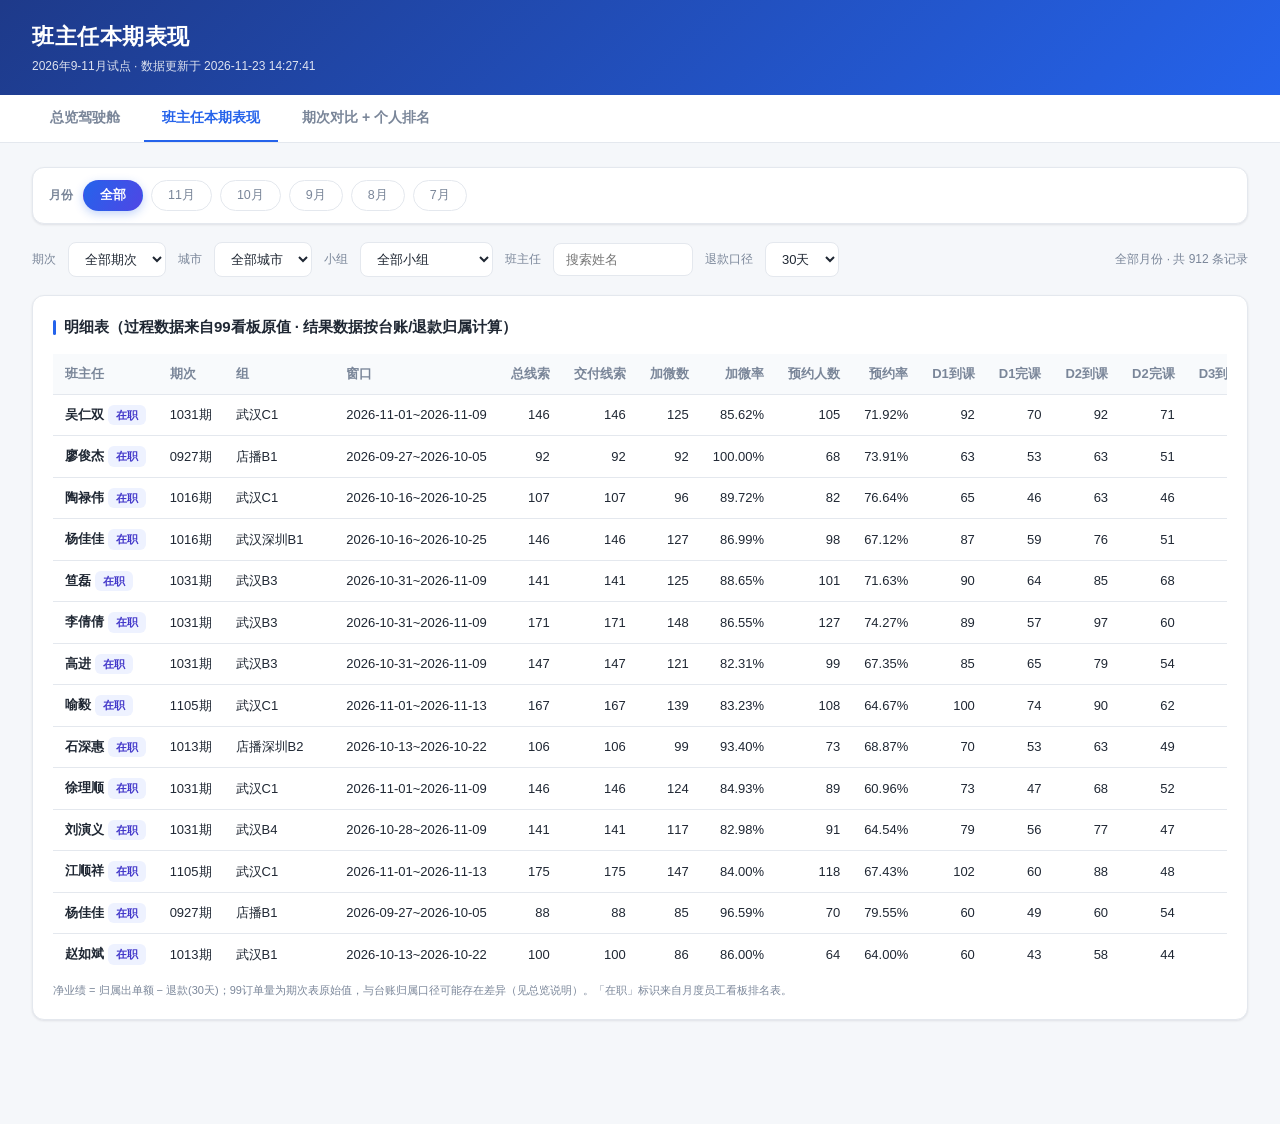
<file: teacher.html>
<!DOCTYPE html>
<html lang="zh-CN">
<head>
<meta charset="UTF-8">
<meta name="viewport" content="width=device-width, initial-scale=1.0">
<title>班主任本期表现 - 转化数据看板</title>
<link rel="stylesheet" href="assets.css">
</head>
<body>
<div class="topbar">
  <h1>班主任本期表现</h1>
  <div class="sub" id="subtitle">加载中...</div>
</div>
<nav class="nav">
  <a href="index.html">总览驾驶舱</a>
  <a href="teacher.html" class="active">班主任本期表现</a>
  <a href="period.html">期次对比 + 个人排名</a>
</nav>
<div class="wrap">
  <div class="filterbar" id="monthBar"></div>
  <div class="controls">
    <label>期次</label><select id="selBoard"></select>
    <label>城市</label><select id="selCity"><option value="">全部</option></select>
    <label>小组</label><select id="selGroup"><option value="">全部</option></select>
    <label>班主任</label><input id="inpName" placeholder="搜索姓名" style="width:140px">
    <label>退款口径</label><select id="selRefund"><option value="30">30天</option><option value="90">90天</option></select>
    <span id="cntInfo" style="color:var(--muted);font-size:12px;margin-left:auto"></span>
  </div>
  <div id="app"><div class="loading">正在加载数据...</div></div>
</div>
<script src="common.js"></script>
<script>
let D=null;
const state={month:'all'};
const procCols = [
  ['总线索','总线索'],['交付线索','交付线索'],['加微数','加微数'],['加微率','加微率'],
  ['本期线索预约人数','预约人数'],['预约率','预约率'],
  ['Day1到课数','D1到课'],['Day1完课数','D1完课'],['Day2到课数','D2到课'],
  ['Day2完课数','D2完课'],['Day3到课数','D3到课'],['Day3完课数','D3完课'],['问卷率','问卷率']
];
(async function(){
  D = await loadData();
  if(!D){ document.getElementById('app').innerHTML='<div class="empty">数据未加载</div>'; return; }
  document.getElementById('subtitle').textContent = `${D.meta.period} · 数据更新于 ${D.meta.generated}`;
  renderMonthBar('monthBar', D, state, onMonthChange);
  ['selBoard','selCity','selGroup','inpName','selRefund'].forEach(id=>{
    document.getElementById(id).addEventListener('input',render);
  });
  buildSelects();
  render();
})();

function onMonthChange(){
  buildSelects();
  render();
}

function buildSelects(){
  const scoped = byMonth(D, state.month);
  const prevBoard=document.getElementById('selBoard').value;
  const boards=[...new Set(scoped.map(t=>t.code))].sort();
  const sel=document.getElementById('selBoard');
  sel.innerHTML='<option value="">全部期次</option>'+boards.map(c=>`<option value="${c}">${esc(c)}</option>`).join('');
  if(boards.includes(prevBoard)) sel.value=prevBoard;

  const citySel=document.getElementById('selCity');
  const prevCity=citySel.value;
  const cities=[...new Set(scoped.map(t=>t.city).filter(Boolean))].sort();
  citySel.innerHTML='<option value="">全部城市</option>'+cities.map(c=>`<option value="${c}">${esc(c)}</option>`).join('');
  if(cities.includes(prevCity)) citySel.value=prevCity;
  fillGroups();
}

function fillGroups(){
  const scoped = byMonth(D, state.month);
  const city=document.getElementById('selCity').value;
  const sel=document.getElementById('selGroup');
  const prev=sel.value;
  const groups=[...new Set(scoped.filter(t=>!city||t.city===city).map(t=>t.group_full).filter(Boolean))]
    .sort((a,b)=>a.localeCompare(b,'zh'));
  sel.innerHTML='<option value="">全部小组</option>'+groups.map(g=>`<option value="${g}">${esc(g)}</option>`).join('');
  if(groups.includes(prev)) sel.value=prev;
}

function render(){
  const board=document.getElementById('selBoard').value;
  const city=document.getElementById('selCity').value;
  const group=document.getElementById('selGroup').value;
  const name=document.getElementById('inpName').value.trim();
  const koujing=document.getElementById('selRefund').value;
  let list=byMonth(D,state.month).filter(t=>
    (!board||t.code===board) && (!city||(t.city||'')===city) &&
    (!group||(t.group_full||'')===group) && (!name||t.teacher.includes(name))
  );
  list.sort((a,b)=>(b.order_amt||0)-(a.order_amt||0));
  const label = state.month==='all'?'全部月份':(state.month+'月');
  document.getElementById('cntInfo').textContent=`${label} · 共 ${list.length} 条记录`;

  const refAmtKey = koujing==='30'?'ref_amt30':'ref_amt90';
  const netKey = koujing==='30'?'net30':'net90';

  let procHead = procCols.map(c=>`<th>${c[1]}</th>`).join('');
  let rows = list.map(t=>`<tr>
    <td class="l"><b>${esc(t.teacher)}</b>${t.active?' <span class="tag tag-a">在职</span>':''}</td>
    <td class="l">${esc(t.label)}</td>
    <td class="l">${esc(t.group_full||t.group||'-')}</td>
    <td class="l">${t.start_str}~${t.end_str}</td>
    ${procCols.map(c=>`<td>${esc(t[c[0]]||'-')}</td>`).join('')}
    <td class="pos">¥${fmtNum(t.order_amt)}</td>
    <td>${t.order_cnt}</td>
    <td class="neg">¥${fmtNum(t[refAmtKey])}</td>
    <td class="${t[netKey]>=0?'pos':'neg'}">¥${fmtNum(t[netKey])}</td>
    <td>${esc(t['订单量']||'-')}</td>
  </tr>`).join('');

  document.getElementById('app').innerHTML = `
    <div class="card">
      <h3>明细表（过程数据来自99看板原值 · 结果数据按台账/退款归属计算）</h3>
      <div class="scroll"><table>
        <thead><tr>
          <th class="l">班主任</th><th class="l">期次</th><th class="l">组</th><th class="l">窗口</th>
          ${procHead}
          <th>归属出单额</th><th>出单数</th><th>退款(${koujing}天)</th><th>净业绩</th><th>99订单量</th>
        </tr></thead>
        <tbody>${rows||'<tr><td colspan="30" class="empty">无数据</td></tr>'}</tbody>
      </table></div>
      <div class="footnote">净业绩 = 归属出单额 − 退款(${koujing}天)；99订单量为期次表原始值，与台账归属口径可能存在差异（见总览说明）。「在职」标识来自月度员工看板排名表。</div>
    </div>`;
}
</script>
</body>
</html>
</file>
<file: assets.css>
:root {
  --bg: #f5f7fa;
  --card: #ffffff;
  --border: #e4e8ee;
  --text: #1f2733;
  --muted: #7a8699;
  --primary: #2563eb;
  --primary-soft: #eff4ff;
  --red: #d92626;      /* 涨/正向 - 中国习惯红 */
  --green: #0e9f6e;    /* 跌/负向 - 中国习惯绿 */
  --accent: #7c3aed;
  --shadow: 0 1px 3px rgba(16,24,40,.06), 0 1px 2px rgba(16,24,40,.04);
}
* { box-sizing: border-box; margin: 0; padding: 0; }
body {
  font-family: -apple-system, BlinkMacSystemFont, "Segoe UI", "PingFang SC", "Microsoft YaHei", sans-serif;
  background: var(--bg); color: var(--text); font-size: 14px; line-height: 1.5;
  padding: 0 0 60px;
}
.topbar {
  background: linear-gradient(135deg, #1e3a8a 0%, #2563eb 100%);
  color: #fff; padding: 20px 32px; box-shadow: 0 2px 8px rgba(30,58,138,.2);
}
.topbar h1 { font-size: 22px; font-weight: 700; letter-spacing: .5px; }
.topbar .sub { font-size: 12px; opacity: .85; margin-top: 4px; }
.nav { display: flex; gap: 6px; background: #fff; border-bottom: 1px solid var(--border); padding: 0 32px; position: sticky; top: 0; z-index: 10; }
.nav a {
  display: inline-block; padding: 12px 18px; color: var(--muted); text-decoration: none;
  font-weight: 600; border-bottom: 2px solid transparent; transition: .15s;
}
.nav a:hover { color: var(--primary); }
.nav a.active { color: var(--primary); border-bottom-color: var(--primary); }
.wrap { max-width: 1440px; margin: 0 auto; padding: 24px 32px; }
.page-head { display: flex; justify-content: space-between; align-items: flex-end; margin-bottom: 20px; flex-wrap: wrap; gap: 12px; }
.page-head h2 { font-size: 20px; font-weight: 700; }
.page-head .meta { color: var(--muted); font-size: 12px; }
.kpis { display: grid; grid-template-columns: repeat(auto-fit, minmax(180px, 1fr)); gap: 16px; margin-bottom: 22px; }
.kpi { background: var(--card); border: 1px solid var(--border); border-radius: 12px; padding: 18px 20px; box-shadow: var(--shadow); }
.kpi .label { color: var(--muted); font-size: 13px; }
.kpi .val { font-size: 28px; font-weight: 700; margin: 8px 0 2px; letter-spacing: -.5px; }
.kpi .delta { font-size: 12px; color: var(--muted); }
.kpi.red .val { color: var(--red); }
.kpi.green .val { color: var(--green); }
.card { background: var(--card); border: 1px solid var(--border); border-radius: 12px; padding: 20px; box-shadow: var(--shadow); margin-bottom: 20px; }
.card h3 { font-size: 15px; font-weight: 700; margin-bottom: 16px; display: flex; align-items: center; gap: 8px; }
.card h3::before { content: ''; width: 3px; height: 15px; background: var(--primary); border-radius: 2px; }
.grid-2 { display: grid; grid-template-columns: repeat(auto-fit, minmax(420px, 1fr)); gap: 20px; }
.chart-box { position: relative; height: 320px; }
.chart-box.tall { height: 420px; }
.controls { display: flex; gap: 12px; flex-wrap: wrap; margin-bottom: 18px; align-items: center; }
.controls select, .controls input {
  padding: 8px 12px; border: 1px solid var(--border); border-radius: 8px; font-size: 13px;
  background: #fff; color: var(--text); outline: none;
}
.controls select:focus, .controls input:focus { border-color: var(--primary); }
.controls label { color: var(--muted); font-size: 12px; }
table { width: 100%; border-collapse: collapse; font-size: 13px; }
th, td { padding: 10px 12px; text-align: right; border-bottom: 1px solid var(--border); white-space: nowrap; }
th { background: #f8fafc; color: var(--muted); font-weight: 600; position: sticky; top: 0; }
th:first-child, td:first-child, th.l, td.l { text-align: left; }
tr:hover td { background: #f8fafc; }
.pos { color: var(--red); font-weight: 600; }
.neg { color: var(--green); font-weight: 600; }
.tag { display: inline-block; padding: 2px 8px; border-radius: 6px; font-size: 11px; font-weight: 600; }
.tag-a { background: #eef2ff; color: #4338ca; }
.tag-b { background: #f0fdf4; color: #15803d; }
.tag-c { background: #fff7ed; color: #c2410c; }
.tag-warn { background: #fef2f2; color: var(--red); }
.scroll { overflow: auto; max-height: 620px; }
.empty { color: var(--muted); text-align: center; padding: 40px; }
.loading { color: var(--muted); padding: 40px; text-align: center; }
.footnote { color: var(--muted); font-size: 11px; margin-top: 8px; }
/* 月份筛选条（参考 monthly-dashboard 的 chip 风格） */
.filterbar { display: flex; flex-wrap: wrap; align-items: center; gap: 8px; background: var(--card);
  border: 1px solid var(--border); border-radius: 12px; padding: 12px 16px; margin-bottom: 18px; box-shadow: var(--shadow); }
.filterbar .flabel { color: var(--muted); font-size: 12px; font-weight: 600; margin-right: 2px; }
.mchip { padding: 5px 16px; border-radius: 999px; border: 1px solid var(--border); background: #fff; color: var(--muted);
  font-size: 12.5px; cursor: pointer; user-select: none; transition: all .18s; font-weight: 500; }
.mchip:hover { border-color: #b9c5ff; color: var(--primary); background: #f6f8ff; }
.mchip.active { background: linear-gradient(120deg,#2563eb,#4f46e5); border-color: transparent; color: #fff; font-weight: 600;
  box-shadow: 0 3px 10px rgba(37,99,235,.28); }
.filterbar .finfo { margin-left: auto; color: var(--muted); font-size: 12px; }
@media (max-width: 768px) {
  .topbar, .nav, .wrap { padding-left: 16px; padding-right: 16px; }
  .kpi .val { font-size: 22px; }
}
</file>
